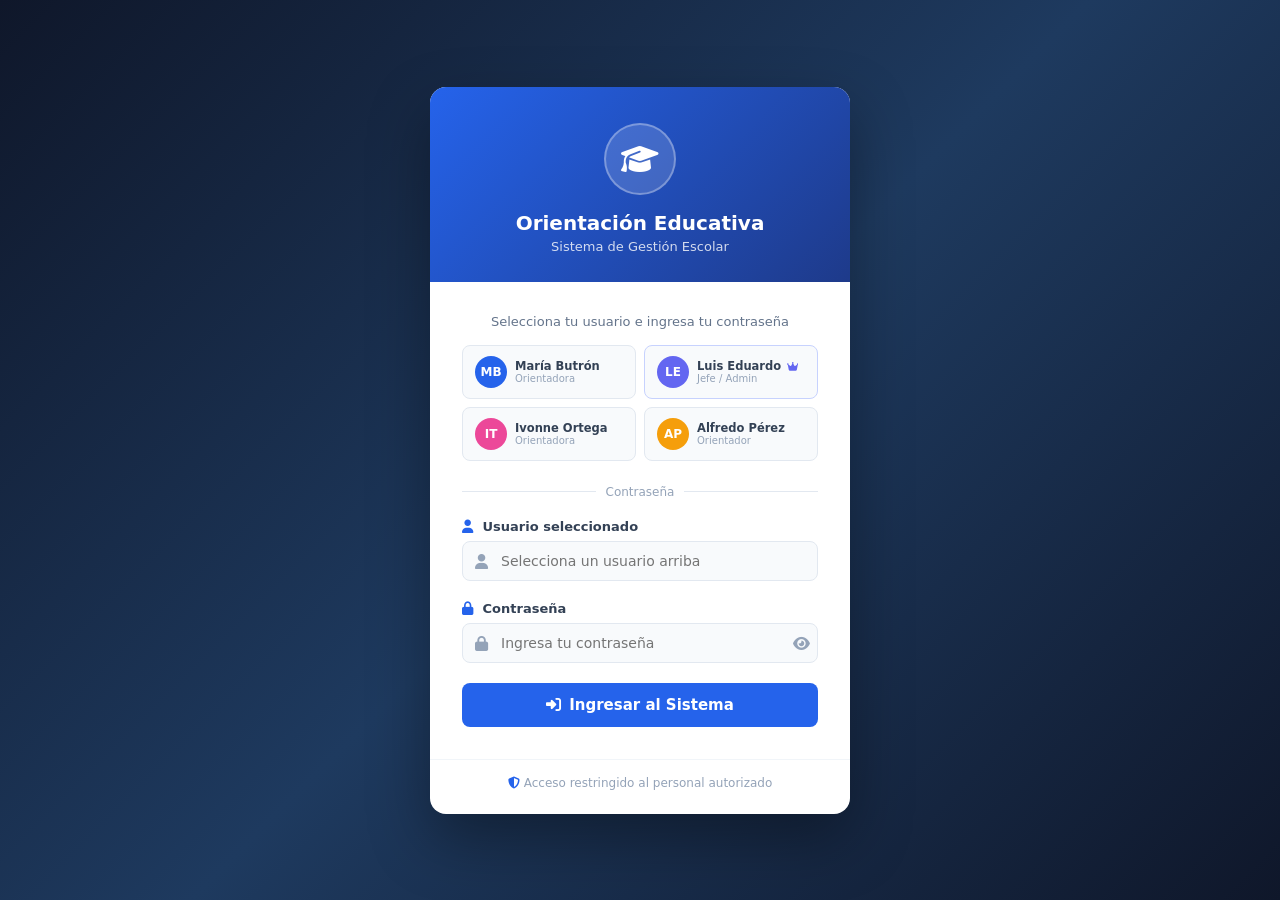
<file: login.html>
<!DOCTYPE html>
<html lang="es">
<head>
  <meta charset="UTF-8">
  <meta name="viewport" content="width=device-width, initial-scale=1.0">
  <title>Iniciar Sesión — Orientación Educativa</title>
  <link rel="stylesheet" href="https://cdnjs.cloudflare.com/ajax/libs/font-awesome/6.4.0/css/all.min.css">
  <style>
    *, *::before, *::after { box-sizing: border-box; margin: 0; padding: 0; }
    :root {
      --blue: #2563eb;
      --blue-dark: #1d4ed8;
      --gray-50: #f8fafc;
      --gray-100: #f1f5f9;
      --gray-200: #e2e8f0;
      --gray-400: #94a3b8;
      --gray-500: #64748b;
      --gray-700: #334155;
      --gray-900: #0f172a;
      --red: #dc2626;
      --green: #16a34a;
    }
    body {
      font-family: 'Segoe UI', system-ui, sans-serif;
      background: linear-gradient(135deg, #0f172a 0%, #1e3a5f 50%, #0f172a 100%);
      min-height: 100vh;
      display: flex;
      align-items: center;
      justify-content: center;
      padding: 20px;
    }
    .login-wrapper {
      width: 100%;
      max-width: 420px;
    }
    .login-card {
      background: #fff;
      border-radius: 16px;
      box-shadow: 0 25px 60px rgba(0,0,0,.35);
      overflow: hidden;
    }
    .login-header {
      background: linear-gradient(135deg, var(--blue) 0%, #1e3a8a 100%);
      padding: 36px 32px 28px;
      text-align: center;
      color: #fff;
    }
    .login-icon {
      width: 72px;
      height: 72px;
      background: rgba(255,255,255,.15);
      border-radius: 50%;
      display: flex;
      align-items: center;
      justify-content: center;
      font-size: 30px;
      margin: 0 auto 16px;
      border: 2px solid rgba(255,255,255,.3);
    }
    .login-header h1 { font-size: 20px; font-weight: 700; margin-bottom: 4px; }
    .login-header p { font-size: 13px; opacity: .8; }
    .login-body { padding: 32px; }
    .form-group { margin-bottom: 20px; }
    .form-group label {
      display: block;
      font-size: 13px;
      font-weight: 600;
      color: var(--gray-700);
      margin-bottom: 7px;
    }
    .input-wrapper { position: relative; }
    .input-wrapper i {
      position: absolute;
      left: 13px;
      top: 50%;
      transform: translateY(-50%);
      color: var(--gray-400);
      font-size: 15px;
    }
    .form-control {
      width: 100%;
      padding: 11px 12px 11px 38px;
      border: 1.5px solid var(--gray-200);
      border-radius: 8px;
      font-size: 14px;
      font-family: inherit;
      outline: none;
      transition: border-color .2s, box-shadow .2s;
      background: var(--gray-50);
      appearance: none;
    }
    .form-control:focus {
      border-color: var(--blue);
      background: #fff;
      box-shadow: 0 0 0 3px rgba(37,99,235,.1);
    }
    .toggle-pass {
      position: absolute;
      right: 10px;
      top: 50%;
      transform: translateY(-50%);
      background: none;
      border: none;
      color: var(--gray-400);
      cursor: pointer;
      font-size: 15px;
      padding: 0;
      width: 28px;
      height: 28px;
      display: flex;
      align-items: center;
      justify-content: center;
      border-radius: 4px;
      line-height: 1;
    }
    .toggle-pass:hover { color: var(--gray-700); background: var(--gray-100); }
    #input-pass { padding-right: 42px; }
    .btn-login {
      width: 100%;
      padding: 13px;
      background: var(--blue);
      color: #fff;
      border: none;
      border-radius: 8px;
      font-size: 15px;
      font-weight: 600;
      cursor: pointer;
      display: flex;
      align-items: center;
      justify-content: center;
      gap: 8px;
      transition: background .2s, transform .1s;
      font-family: inherit;
      margin-top: 8px;
    }
    .btn-login:hover { background: var(--blue-dark); }
    .btn-login:active { transform: scale(.98); }
    .btn-login:disabled { opacity: .6; cursor: not-allowed; }
    .error-msg {
      display: none;
      background: #fef2f2;
      border: 1px solid #fecaca;
      color: var(--red);
      border-radius: 8px;
      padding: 10px 14px;
      font-size: 13px;
      margin-bottom: 16px;
      align-items: center;
      gap: 8px;
    }
    .error-msg.show { display: flex; }
    .login-footer {
      text-align: center;
      padding: 16px 32px 24px;
      border-top: 1px solid var(--gray-100);
    }
    .login-footer p { font-size: 12px; color: var(--gray-400); }
    /* Usuarios rápidos */
    .quick-users {
      display: grid;
      grid-template-columns: 1fr 1fr;
      gap: 8px;
      margin-bottom: 24px;
    }
    .quick-user {
      border: 1.5px solid var(--gray-200);
      border-radius: 8px;
      padding: 10px 12px;
      cursor: pointer;
      transition: all .15s;
      display: flex;
      align-items: center;
      gap: 8px;
      background: var(--gray-50);
    }
    .quick-user:hover { border-color: var(--blue); background: #eff6ff; }
    .quick-user.selected { border-color: var(--blue); background: #eff6ff; box-shadow: 0 0 0 2px rgba(37,99,235,.2); }
    .quick-user.admin-user { border-color: #c7d2fe; }
    .quick-user.admin-user:hover { border-color: #6366f1; background: #eef2ff; }
    .quick-user.admin-user.selected { border-color: #6366f1; background: #eef2ff; }
    .avatar {
      width: 32px;
      height: 32px;
      border-radius: 50%;
      display: flex;
      align-items: center;
      justify-content: center;
      font-size: 12px;
      font-weight: 700;
      color: #fff;
      flex-shrink: 0;
    }
    .av-1 { background: #2563eb; }
    .av-2 { background: #6366f1; }
    .av-3 { background: #ec4899; }
    .av-4 { background: #f59e0b; }
    .quick-info { min-width: 0; }
    .quick-name { font-size: 11.5px; font-weight: 600; color: var(--gray-700); white-space: nowrap; overflow: hidden; text-overflow: ellipsis; }
    .quick-role { font-size: 10px; color: var(--gray-400); }
    .admin-crown { font-size: 10px; color: #6366f1; margin-left: 2px; }
    .divider { display: flex; align-items: center; gap: 10px; margin-bottom: 20px; }
    .divider span { font-size: 12px; color: var(--gray-400); white-space: nowrap; }
    .divider::before, .divider::after { content: ''; flex: 1; border-top: 1px solid var(--gray-200); }
  </style>
</head>
<body>
  <div class="login-wrapper">
    <div class="login-card">
      <div class="login-header">
        <div class="login-icon"><i class="fas fa-graduation-cap"></i></div>
        <h1>Orientación Educativa</h1>
        <p>Sistema de Gestión Escolar</p>
      </div>
      <div class="login-body">
        <p style="font-size:13px;color:#64748b;margin-bottom:16px;text-align:center">Selecciona tu usuario e ingresa tu contraseña</p>

        <!-- Selección rápida de usuario -->
        <div class="quick-users" id="quick-users">
          <div class="quick-user" data-usuario="maria" onclick="seleccionarUsuario(this)">
            <div class="avatar av-1">MB</div>
            <div class="quick-info">
              <div class="quick-name">María Butrón</div>
              <div class="quick-role">Orientadora</div>
            </div>
          </div>
          <div class="quick-user admin-user" data-usuario="luis" onclick="seleccionarUsuario(this)">
            <div class="avatar av-2">LE</div>
            <div class="quick-info">
              <div class="quick-name">Luis Eduardo <i class="fas fa-crown admin-crown" title="Administrador"></i></div>
              <div class="quick-role">Jefe / Admin</div>
            </div>
          </div>
          <div class="quick-user" data-usuario="ivonne" onclick="seleccionarUsuario(this)">
            <div class="avatar av-3">IT</div>
            <div class="quick-info">
              <div class="quick-name">Ivonne Ortega</div>
              <div class="quick-role">Orientadora</div>
            </div>
          </div>
          <div class="quick-user" data-usuario="alfredo" onclick="seleccionarUsuario(this)">
            <div class="avatar av-4">AP</div>
            <div class="quick-info">
              <div class="quick-name">Alfredo Pérez</div>
              <div class="quick-role">Orientador</div>
            </div>
          </div>
        </div>

        <div class="divider"><span>Contraseña</span></div>

        <!-- Mensaje de error -->
        <div class="error-msg" id="error-msg">
          <i class="fas fa-exclamation-circle"></i>
          <span id="error-text">Contraseña incorrecta</span>
        </div>

        <!-- Formulario -->
        <div class="form-group">
          <label><i class="fas fa-user" style="margin-right:5px;color:#2563eb"></i> Usuario seleccionado</label>
          <div class="input-wrapper">
            <i class="fas fa-user"></i>
            <input type="text" id="input-nombre" class="form-control" readonly placeholder="Selecciona un usuario arriba" style="cursor:default;color:#475569">
          </div>
        </div>
        <div class="form-group">
          <label><i class="fas fa-lock" style="margin-right:5px;color:#2563eb"></i> Contraseña</label>
          <div class="input-wrapper">
            <i class="fas fa-lock"></i>
            <input type="password" id="input-pass" class="form-control" placeholder="Ingresa tu contraseña" autocomplete="current-password">
            <button class="toggle-pass" type="button" onclick="togglePass()"><i class="fas fa-eye" id="eye-icon"></i></button>
          </div>
        </div>
        <button class="btn-login" id="btn-login" onclick="intentarLogin()">
          <i class="fas fa-sign-in-alt"></i> Ingresar al Sistema
        </button>
      </div>
      <div class="login-footer">
        <p><i class="fas fa-shield-alt" style="color:#2563eb;margin-right:4px"></i>Acceso restringido al personal autorizado</p>
      </div>
    </div>
  </div>

  <script src="js/auth.js"></script>
  <script>
    let usuarioSeleccionado = null;

    function seleccionarUsuario(el) {
      document.querySelectorAll('.quick-user').forEach(u => u.classList.remove('selected'));
      el.classList.add('selected');
      usuarioSeleccionado = el.dataset.usuario;
      const nombres = {
        maria: 'María Butrón Venegas',
        luis: 'Luis Eduardo Ibarra Hernández',
        ivonne: 'Ivonne Teresa Ortega Alfaro',
        alfredo: 'Alfredo Pérez Torres'
      };
      document.getElementById('input-nombre').value = nombres[usuarioSeleccionado] || '';
      document.getElementById('input-pass').focus();
      ocultarError();
    }

    function togglePass() {
      const inp = document.getElementById('input-pass');
      const ico = document.getElementById('eye-icon');
      if (inp.type === 'password') {
        inp.type = 'text';
        ico.className = 'fas fa-eye-slash';
      } else {
        inp.type = 'password';
        ico.className = 'fas fa-eye';
      }
    }

    function ocultarError() {
      document.getElementById('error-msg').classList.remove('show');
    }

    function mostrarError(msg) {
      const el = document.getElementById('error-msg');
      document.getElementById('error-text').textContent = msg;
      el.classList.add('show');
    }

    function intentarLogin() {
      if (!usuarioSeleccionado) { mostrarError('Por favor selecciona un usuario'); return; }
      const pass = document.getElementById('input-pass').value;
      if (!pass) { mostrarError('Ingresa tu contraseña'); return; }
      const btn = document.getElementById('btn-login');
      btn.disabled = true;
      btn.innerHTML = '<i class="fas fa-spinner fa-spin"></i> Verificando...';
      setTimeout(() => {
        const ok = verificarCredenciales(usuarioSeleccionado, pass);
        if (ok) {
          btn.innerHTML = '<i class="fas fa-check-circle"></i> ¡Bienvenido!';
          btn.style.background = '#16a34a';
          setTimeout(() => { window.location.href = 'index.html'; }, 600);
        } else {
          mostrarError('Contraseña incorrecta. Inténtalo de nuevo.');
          btn.disabled = false;
          btn.innerHTML = '<i class="fas fa-sign-in-alt"></i> Ingresar al Sistema';
          document.getElementById('input-pass').value = '';
          document.getElementById('input-pass').focus();
        }
      }, 500);
    }

    // Enter para login
    document.addEventListener('keydown', e => {
      if (e.key === 'Enter') intentarLogin();
    });

    // Si ya está logueado, redirigir directo
    if (sessionStorage.getItem('oe_usuario')) {
      window.location.href = 'index.html';
    }
  </script>
</body>
</html>
</file>
